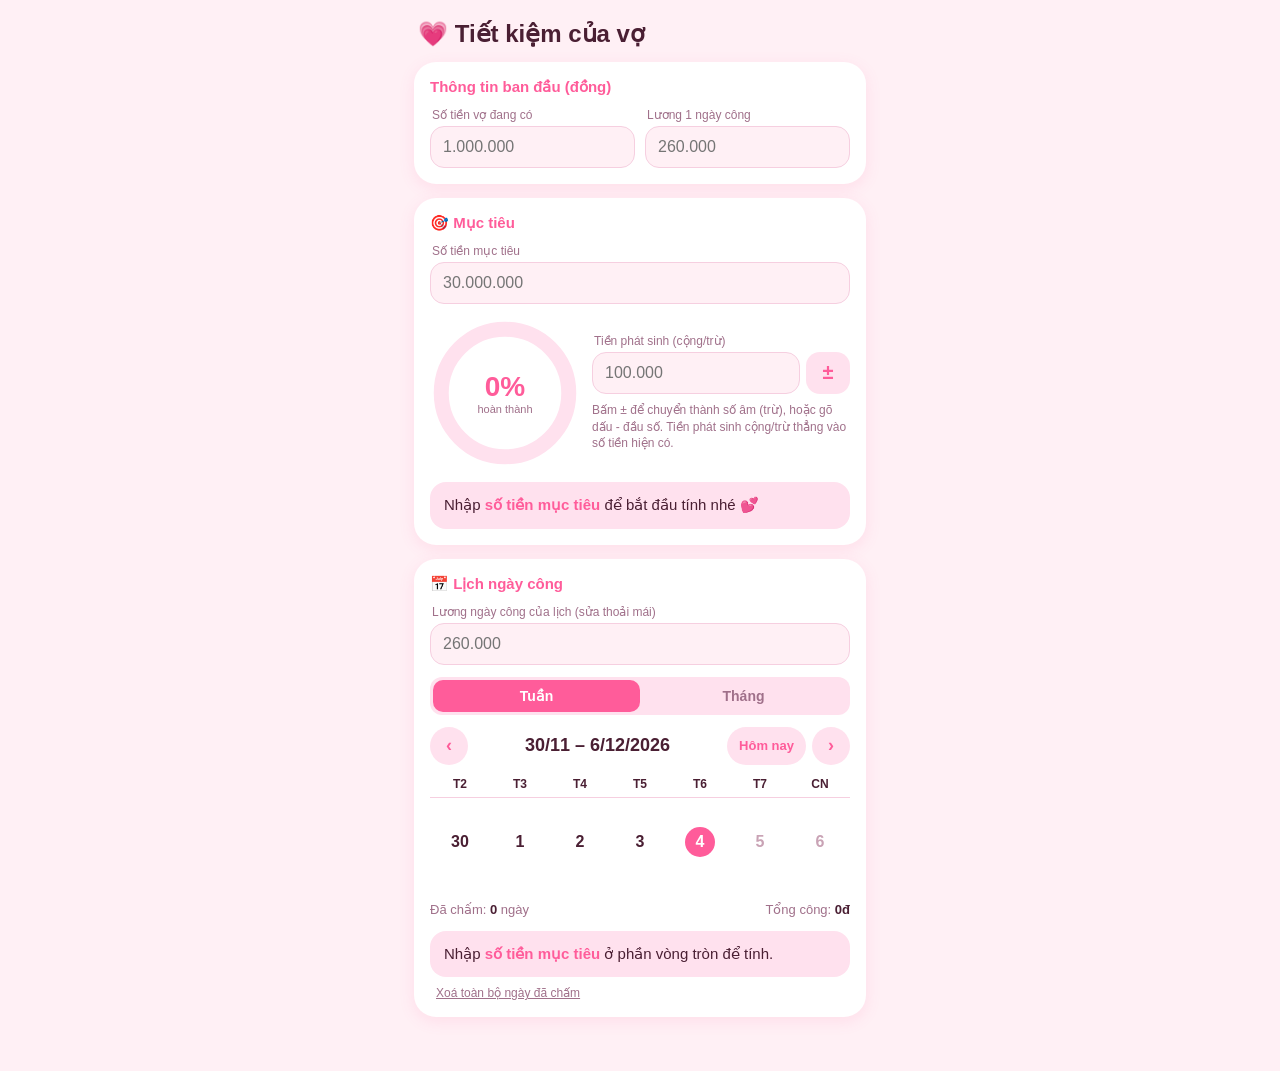
<file: Tiết kiệm của vợ.html>
<!DOCTYPE html>
<html lang="vi">
<head>
<meta charset="utf-8">
<title>Tiết kiệm của vợ</title>
<meta name="viewport" content="width=device-width, initial-scale=1, viewport-fit=cover">
<style>
:root{--bg:#fff0f5;--card:#fff;--tx:#4a1f33;--sub:#a0708a;--pk:#ff5c9a;--pk2:#ffb3d1;--soft:#ffe1ee;--line:#f6cfe0;--weekend:#c9a3b5;color-scheme:light;box-sizing:border-box;padding-top:env(safe-area-inset-top,0px);padding-bottom:env(safe-area-inset-bottom,0px)}
@media (prefers-color-scheme:dark){:root:not([data-theme="light"]){--bg:#1d0f17;--card:#2b1722;--tx:#ffe6f0;--sub:#c795ae;--soft:#3d2030;--line:#4d2a3c;--weekend:#8a6577;color-scheme:dark}}
:root[data-theme="dark"]{--bg:#1d0f17;--card:#2b1722;--tx:#ffe6f0;--sub:#c795ae;--soft:#3d2030;--line:#4d2a3c;--weekend:#8a6577;color-scheme:dark}
*{box-sizing:border-box;-webkit-tap-highlight-color:transparent}
html{scroll-padding-top:env(safe-area-inset-top,0px)}
body{margin:0 auto;background:var(--bg);color:var(--tx);font-family:-apple-system,BlinkMacSystemFont,"SF Pro Text",Roboto,sans-serif;padding:14px 14px 40px;max-width:480px}
h1{font-size:24px;margin:6px 4px 14px}
.card{background:var(--card);border-radius:22px;padding:16px;margin-bottom:14px;box-shadow:0 4px 16px rgba(255,92,154,.12)}
.card h2{font-size:15px;margin:0 0 12px;color:var(--pk)}
label{display:block;font-size:12px;color:var(--sub);margin:0 0 4px 2px}
input{width:100%;font-size:16px;padding:11px 12px;border:1.5px solid var(--line);border-radius:14px;background:var(--bg);color:var(--tx);outline:none}
input:focus{border-color:var(--pk)}
.row{display:flex;gap:10px}.row>div{flex:1;min-width:0}
.ringwrap{display:flex;align-items:center;gap:12px;margin-top:14px}
.ring{position:relative;width:150px;height:150px;flex:none}
.ring svg{width:100%;height:100%;transform:rotate(-90deg)}
.ring .pct{position:absolute;inset:0;display:flex;flex-direction:column;align-items:center;justify-content:center;font-size:28px;font-weight:800;color:var(--pk)}
.ring .pct small{font-size:11px;font-weight:500;color:var(--sub)}
.side{flex:1;min-width:0}
.ex{display:flex;gap:6px}
.ex button{flex:none;width:44px;border:0;border-radius:14px;background:var(--soft);color:var(--pk);font-size:20px;font-weight:800}
.hint{font-size:12px;color:var(--sub);margin-top:8px;line-height:1.4}
.note{background:var(--soft);border-radius:16px;padding:12px 14px;margin-top:14px;font-size:15px;line-height:1.5}
.note b{color:var(--pk)}
.seg{display:flex;background:var(--soft);border-radius:12px;padding:3px;margin-top:12px}
.seg button{flex:1;border:0;background:none;color:var(--sub);font-size:14px;font-weight:700;padding:8px;border-radius:10px}
.seg button.on{background:var(--pk);color:#fff}
.nav{display:flex;align-items:center;justify-content:space-between;margin:12px 0 6px;gap:6px}
.nav button{border:0;background:var(--soft);color:var(--pk);min-width:38px;height:38px;border-radius:19px;font-size:18px;font-weight:700}
.nav .today{font-size:13px;padding:0 12px}
.nav .mt{font-size:18px;font-weight:800;text-align:center;flex:1}
.grid{display:grid;grid-template-columns:repeat(7,1fr);row-gap:4px}
.wd{text-align:center;font-size:12px;font-weight:700;padding:6px 0;border-bottom:1px solid var(--line);margin-bottom:4px}
.d{height:56px;display:flex;flex-direction:column;align-items:center;justify-content:center;border-radius:14px;font-weight:700;font-size:16px;user-select:none}
.week .d{height:84px}
.d.we{color:var(--weekend)}
.d.on{background:linear-gradient(160deg,var(--pk2),var(--pk));color:#fff}
.d small{font-size:10px;font-weight:700;min-height:12px}
.d.today .n{background:var(--pk);color:#fff;border-radius:50%;width:30px;height:30px;display:flex;align-items:center;justify-content:center}
.d.today.on .n{background:#fff;color:var(--pk)}
.sum{display:flex;justify-content:space-between;font-size:13px;color:var(--sub);margin-top:12px}
.sum b{color:var(--tx)}
.reset{border:0;background:none;color:var(--sub);font-size:12px;text-decoration:underline;margin-top:8px}
</style>
</head>
<body>
<h1>💗 Tiết kiệm của vợ</h1>

<div class="card">
  <h2>Thông tin ban đầu (đồng)</h2>
  <div class="row">
    <div><label>Số tiền vợ đang có</label><input id="cur" inputmode="numeric" placeholder="1.000.000"></div>
    <div><label>Lương 1 ngày công</label><input id="wage" inputmode="numeric" placeholder="260.000"></div>
  </div>
</div>

<div class="card">
  <h2>🎯 Mục tiêu</h2>
  <label>Số tiền mục tiêu</label>
  <input id="goal" inputmode="numeric" placeholder="30.000.000">
  <div class="ringwrap">
    <div class="ring">
      <svg viewBox="0 0 160 160"><circle cx="80" cy="80" r="68" fill="none" stroke="var(--soft)" stroke-width="16"/><circle id="arc" cx="80" cy="80" r="68" fill="none" stroke="var(--pk)" stroke-width="16" stroke-linecap="round" stroke-dasharray="427.26" stroke-dashoffset="427.26" style="transition:stroke-dashoffset .5s"/></svg>
      <div class="pct"><span id="pct">0%</span><small>hoàn thành</small></div>
    </div>
    <div class="side">
      <label>Tiền phát sinh (cộng/trừ)</label>
      <div class="ex"><input id="extra" inputmode="numeric" placeholder="100.000"><button id="sign" aria-label="Đổi dấu cộng trừ">±</button></div>
      <div class="hint">Bấm ± để chuyển thành số âm (trừ), hoặc gõ dấu - đầu số. Tiền phát sinh cộng/trừ thẳng vào số tiền hiện có.</div>
    </div>
  </div>
  <div class="note" id="note1"></div>
</div>

<div class="card" id="calcard">
  <h2>📅 Lịch ngày công</h2>
  <label>Lương ngày công của lịch (sửa thoải mái)</label>
  <input id="cwage" inputmode="numeric" placeholder="260.000">
  <div class="seg"><button id="mWeek">Tuần</button><button id="mMonth">Tháng</button></div>
  <div class="nav">
    <button id="prev" aria-label="Trước">‹</button>
    <div class="mt" id="mt"></div>
    <button class="today" id="tod">Hôm nay</button>
    <button id="next" aria-label="Sau">›</button>
  </div>
  <div class="grid" id="grid"></div>
  <div class="sum"><span>Đã chấm: <b id="cnt">0</b> ngày</span><span>Tổng công: <b id="earn">0đ</b></span></div>
  <div class="note" id="note2"></div>
  <button class="reset" id="clr">Xoá toàn bộ ngày đã chấm</button>
</div>

<script>
var KEY='tietkiem_vo_v2';
var S={cur:'',wage:'',goal:'',extra:'',cwage:'',mode:'week',marks:{}};
try{
  var raw=localStorage.getItem(KEY);
  if(raw){var p=JSON.parse(raw);if(p&&typeof p==='object'){for(var k in S){if(p[k]!==undefined)S[k]=p[k]}}}
  else{
    var old=localStorage.getItem('tietkiem_vo_v1');
    if(old){var o=JSON.parse(old),conv=function(v){var n=parseFloat(v);return n>0?String(Math.round(n*1000)):''};
      S.cur=conv(o.cur);S.wage=conv(o.wage);S.goal=conv(o.goal);S.cwage=conv(o.cwage);
      var e=parseFloat(o.extra);S.extra=e?String(Math.round(e*1000)):'';
      for(var d in (o.marks||{}))S.marks[d]=Math.round(o.marks[d]*1000);}
  }
}catch(e){}
function save(){try{localStorage.setItem(KEY,JSON.stringify(S))}catch(e){}}
var $=function(i){return document.getElementById(i)};
var digits=function(v){return parseInt(String(v).replace(/\D/g,'').slice(0,12)||'0',10)};
var num=digits;
var signed=function(v){return (String(v).charAt(0)==='-'?-1:1)*digits(v)};
var money=function(n){return (n<0?'-':'')+Math.abs(Math.round(n)).toLocaleString('vi-VN')+'đ'};
var short=function(n){return n%1000===0?(n/1000)+'k':Math.round(n/100)/10+'k'};
function show(id){
  var v=S[id],neg=String(v).charAt(0)==='-',d=String(v).replace(/\D/g,'');
  $(id).value=(neg?'-':'')+(d?parseInt(d,10).toLocaleString('vi-VN'):'');
}
function bind(id,allowNeg){
  show(id);
  $(id).addEventListener('input',function(){
    var s=this.value,neg=allowNeg&&s.trim().charAt(0)==='-';
    var d=s.replace(/\D/g,'').slice(0,12).replace(/^0+(?=\d)/,'');
    S[id]=(neg?'-':'')+d;show(id);save();calc();
  });
}
bind('cur');bind('wage');bind('goal');bind('extra',true);bind('cwage');
$('sign').onclick=function(){
  var v=String(S.extra);
  S.extra=v.charAt(0)==='-'?v.slice(1):'-'+v;
  show('extra');save();calc();
};

var now=new Date();
var ymd=function(d){return d.getFullYear()+'-'+String(d.getMonth()+1).padStart(2,'0')+'-'+String(d.getDate()).padStart(2,'0')};
var monday=function(d){var x=new Date(d.getFullYear(),d.getMonth(),d.getDate());x.setDate(x.getDate()-((x.getDay()+6)%7));return x};
var anchor=monday(now),mview=new Date(now.getFullYear(),now.getMonth(),1);
var WD=['T2','T3','T4','T5','T6','T7','CN'];

function daysText(rem,w){var d=Math.ceil(rem/w);return '<b>'+d+' ngày công</b> nữa (× '+money(w)+' = '+money(d*w)+')'}

function calc(){
  var goal=num(S.goal),wage=num(S.wage),total=num(S.cur)+signed(S.extra);
  var pct=goal?Math.max(0,Math.min(100,total/goal*100)):0;
  $('pct').textContent=(Math.round(pct*10)/10)+'%';
  $('arc').style.strokeDashoffset=427.26*(1-pct/100);
  var h;
  if(!goal)h='Nhập <b>số tiền mục tiêu</b> để bắt đầu tính nhé 💕';
  else if(total>=goal)h='🎉 Vợ đã đạt mục tiêu! Hiện có <b>'+money(total)+'</b>, vượt '+money(total-goal)+'.';
  else if(!wage)h='Hiện có <b>'+money(total)+'</b>, còn thiếu <b>'+money(goal-total)+'</b>. Nhập lương ngày công để tính số ngày.';
  else h='Hiện có <b>'+money(total)+'</b>, còn thiếu <b>'+money(goal-total)+'</b>.<br>Vợ cần '+daysText(goal-total,wage)+' để đạt mục tiêu.';
  $('note1').innerHTML=h;
  renderCal();
}

function renderCal(){
  var g=$('grid'),week=S.mode==='week';
  g.className='grid'+(week?' week':'');g.innerHTML='';
  $('mWeek').className=week?'on':'';$('mMonth').className=week?'':'on';
  WD.forEach(function(w){var e=document.createElement('div');e.className='wd';e.textContent=w;g.appendChild(e)});
  var cells=[];
  if(week){
    for(var i=0;i<7;i++)cells.push(new Date(anchor.getFullYear(),anchor.getMonth(),anchor.getDate()+i));
    var a=cells[0],b=cells[6],f=function(d){return d.getDate()+'/'+(d.getMonth()+1)};
    $('mt').textContent=f(a)+' – '+f(b)+'/'+b.getFullYear();
  }else{
    var y=mview.getFullYear(),m=mview.getMonth(),first=(new Date(y,m,1).getDay()+6)%7,dim=new Date(y,m+1,0).getDate();
    for(var i=0;i<first;i++)cells.push(null);
    for(var d=1;d<=dim;d++)cells.push(new Date(y,m,d));
    $('mt').textContent='Tháng '+(m+1)+' · '+y;
  }
  var todayKey=ymd(now);
  cells.forEach(function(dt,i){
    var e=document.createElement('div');
    if(!dt){g.appendChild(e);return}
    var key=ymd(dt),col=i%7;
    e.className='d'+(col>=5?' we':'')+(S.marks[key]?' on':'')+(key===todayKey?' today':'');
    e.innerHTML='<span class="n">'+dt.getDate()+'</span><small>'+(S.marks[key]?'+'+short(S.marks[key]):'')+'</small>';
    e.onclick=function(){
      if(S.marks[key])delete S.marks[key];
      else{var c=num(S.cwage);if(!c){$('cwage').focus();return}S.marks[key]=c}
      save();renderCal();
    };
    g.appendChild(e);
  });
  var cnt=0,earn=0;
  for(var k in S.marks){cnt++;earn+=S.marks[k]}
  $('cnt').textContent=cnt;$('earn').textContent=money(earn);
  var goal=num(S.goal),cw=num(S.cwage),total=num(S.cur)+signed(S.extra)+earn,h;
  if(!goal)h='Nhập <b>số tiền mục tiêu</b> ở phần vòng tròn để tính.';
  else if(total>=goal)h='🎉 Theo lịch, vợ đã đạt mục tiêu! Tổng <b>'+money(total)+'</b>, vượt '+money(total-goal)+'.';
  else if(!cw)h='Tổng hiện tại <b>'+money(total)+'</b>, còn thiếu <b>'+money(goal-total)+'</b>. Nhập lương ngày công của lịch để tính số ngày.';
  else h='Tiền hiện có + công đã chấm = <b>'+money(total)+'</b>, còn thiếu <b>'+money(goal-total)+'</b>.<br>Còn '+daysText(goal-total,cw)+' để đạt mục tiêu.';
  $('note2').innerHTML=h;
}

function step(dir){
  if(S.mode==='week')anchor=new Date(anchor.getFullYear(),anchor.getMonth(),anchor.getDate()+7*dir);
  else mview=new Date(mview.getFullYear(),mview.getMonth()+dir,1);
  renderCal();
}
function goToday(){now=new Date();anchor=monday(now);mview=new Date(now.getFullYear(),now.getMonth(),1);renderCal()}
$('prev').onclick=function(){step(-1)};
$('next').onclick=function(){step(1)};
$('tod').onclick=goToday;
$('mWeek').onclick=function(){S.mode='week';save();renderCal()};
$('mMonth').onclick=function(){S.mode='month';save();renderCal()};
$('clr').onclick=function(){if(confirm('Xoá toàn bộ ngày đã chấm trên lịch?')){S.marks={};save();renderCal()}};
document.addEventListener('visibilitychange',function(){
  if(!document.hidden&&ymd(new Date())!==ymd(now))goToday();
});
calc();
</script>
</body>
</html>
</file>
